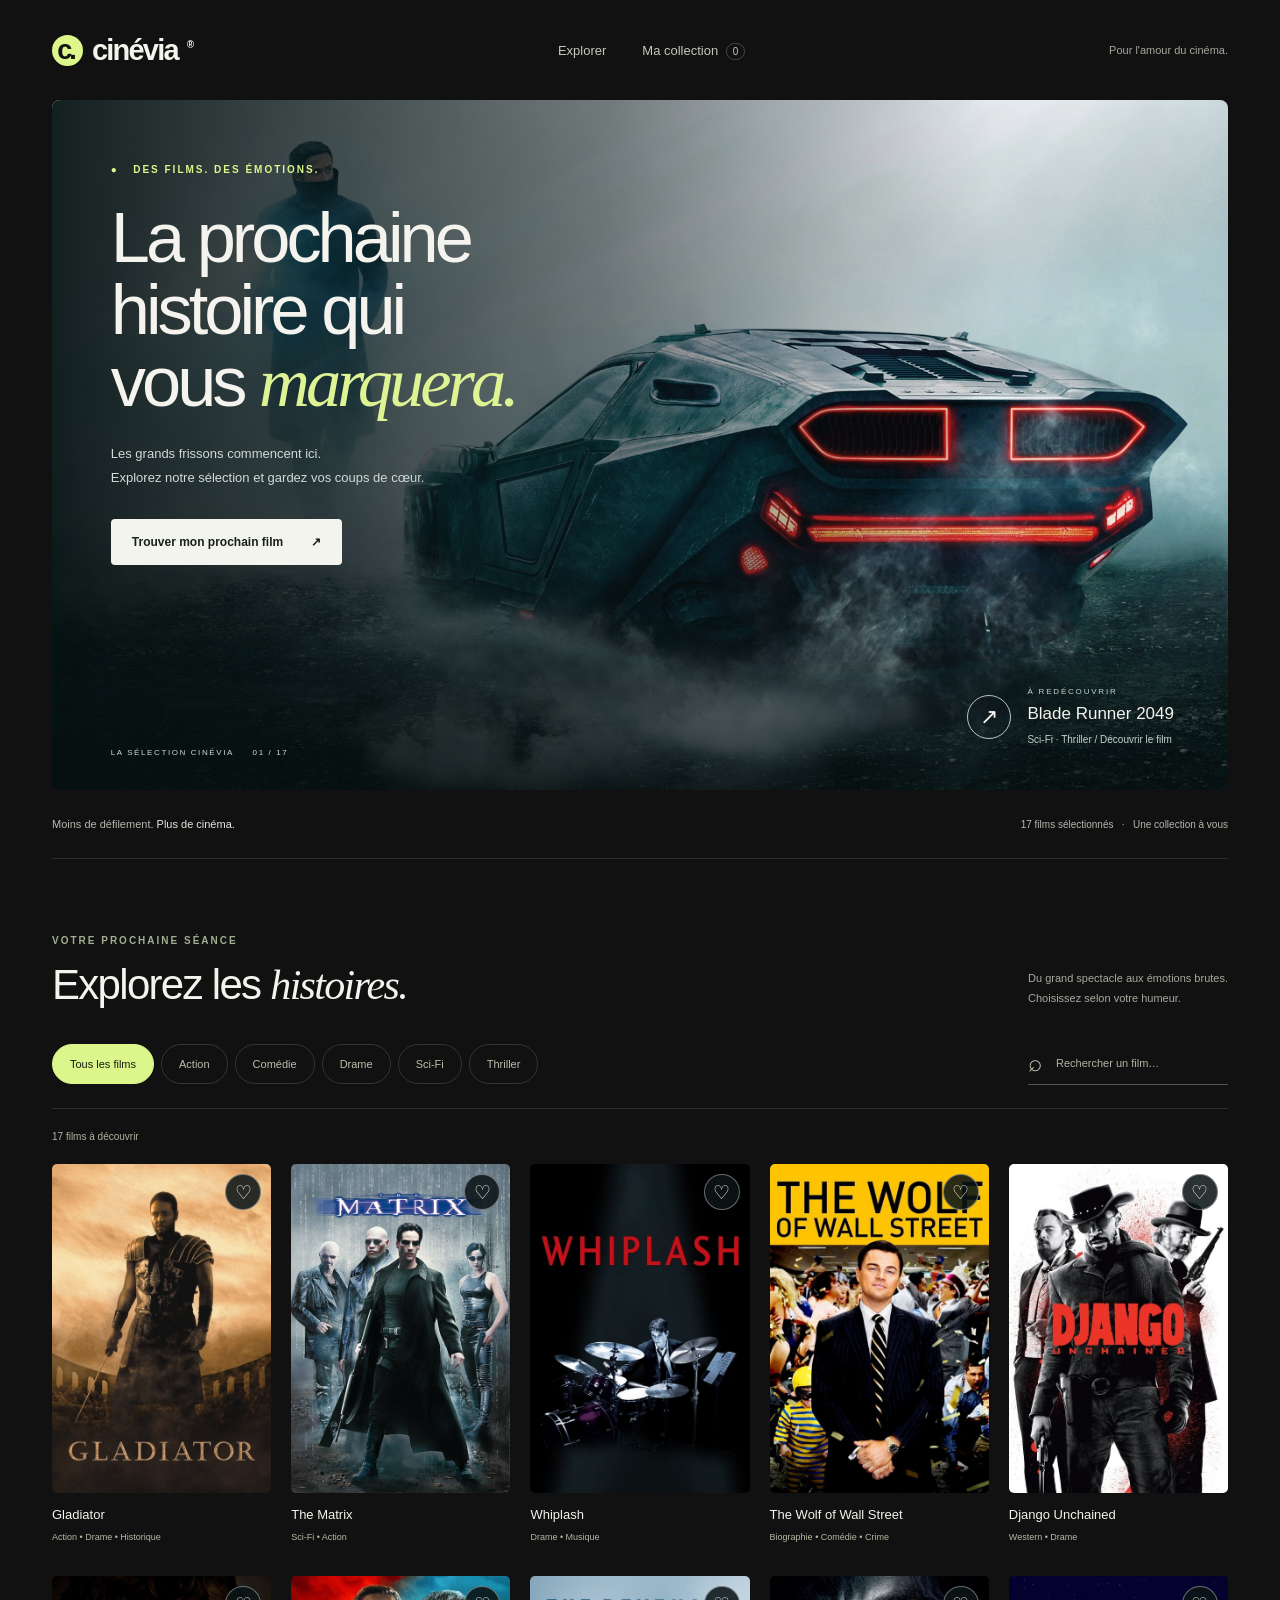
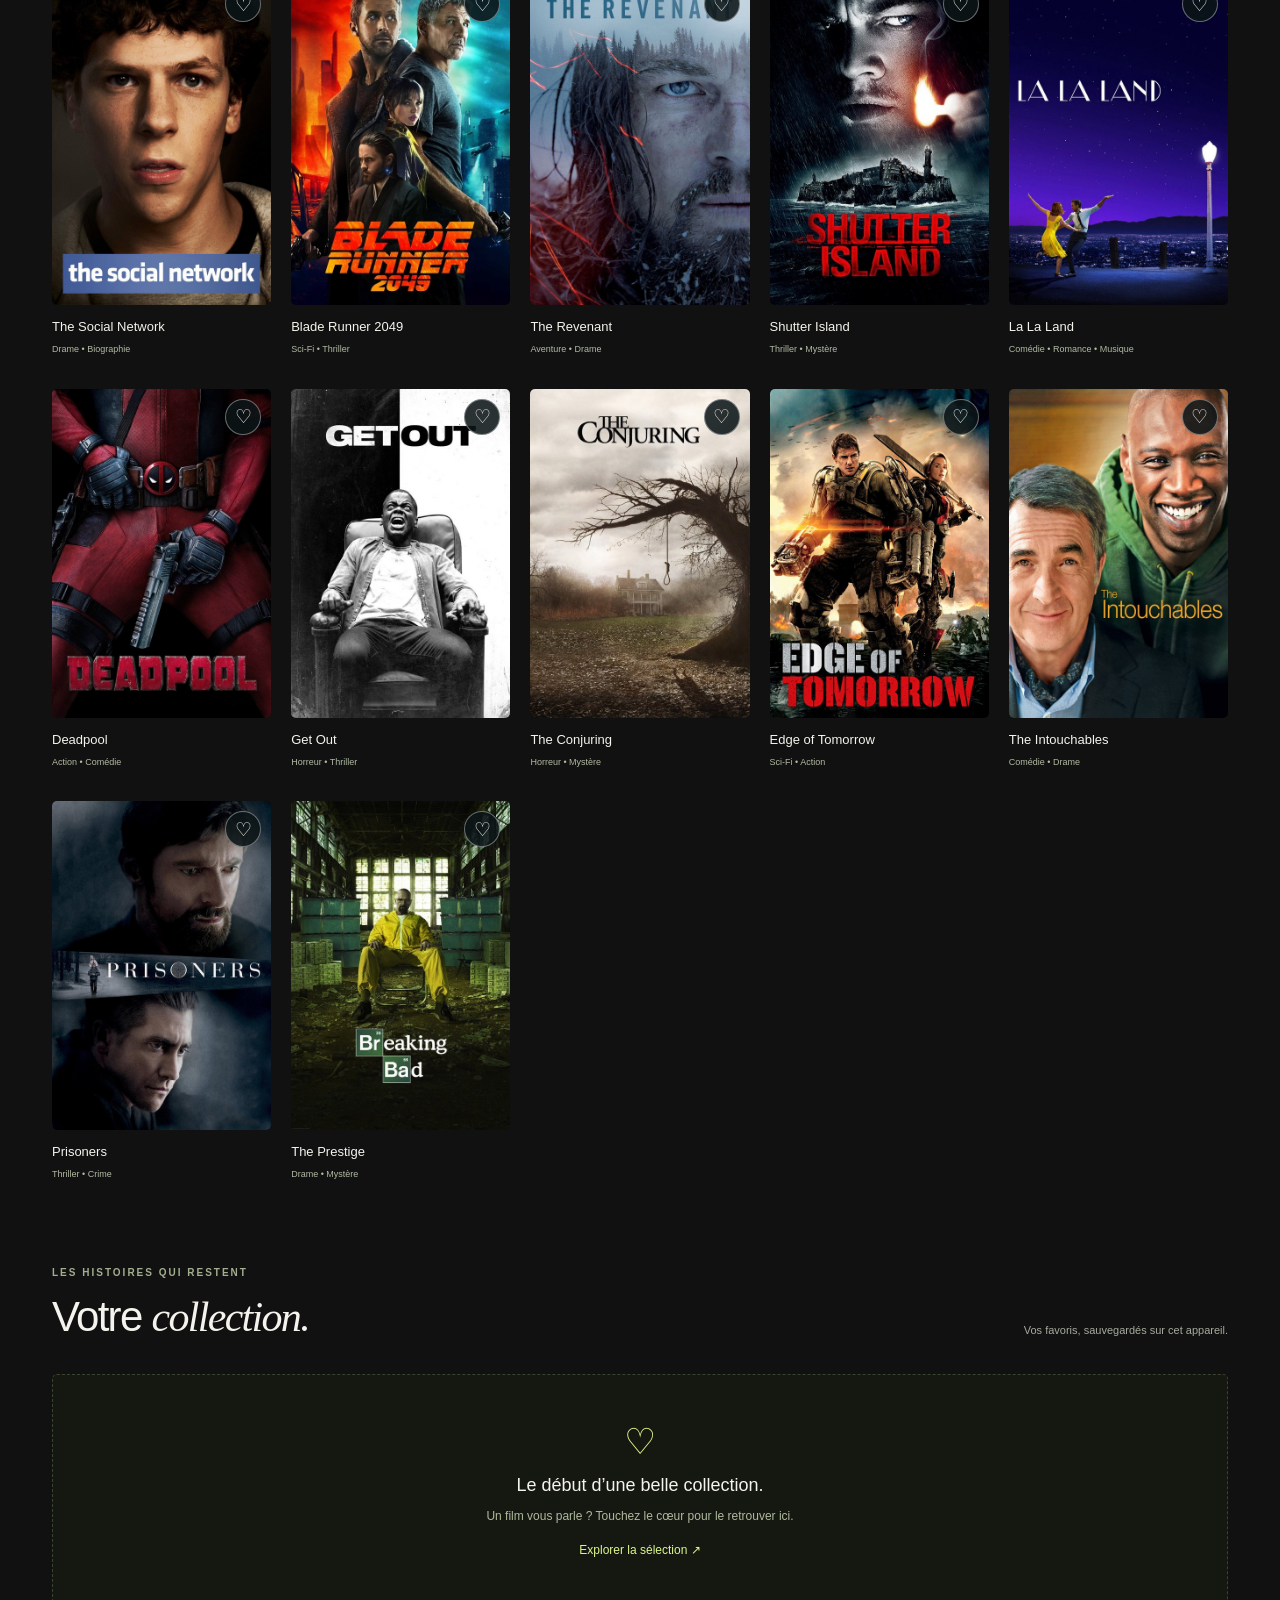
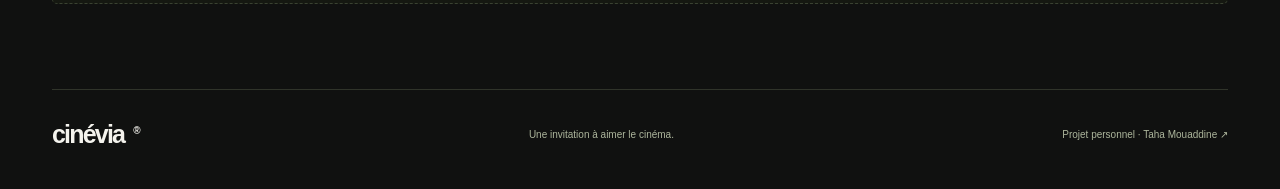
<file: index.html>
<!doctype html>
<html lang="fr">
  <head>
    <meta charset="UTF-8" />
    <meta name="viewport" content="width=device-width,initial-scale=1" />
    <meta name="theme-color" content="#101110" />
    <meta
      name="description"
      content="Cinévia : explorez 17 films et retrouvez vos favoris. Projet personnel de Taha Mouaddine."
    />
    <title>Cinévia — Le cinéma, à votre rythme.</title>
    <link rel="icon" href="favicon.svg" />
    <link rel="stylesheet" href="style.css" />
    <link rel="preload" as="image" href="assets/hero.jpg" />
    <script defer src="films.js"></script>
    <script defer src="script.js"></script>
  </head>
  <body>
    <a class="skip" href="#Explorer">Aller aux films</a>
    <header class="navbar wrap">
      <a class="logo" href="#" aria-label="Cinévia, accueil"
        ><span class="logo-icon">c.</span>cinévia<sup>®</sup></a
      >
      <nav aria-label="Navigation principale">
        <a href="#Explorer">Explorer</a
        ><a href="#fav">Ma collection <span id="fav-count">0</span></a>
      </nav>
      <span class="nav-note">Pour l'amour du cinéma.</span>
    </header>
    <main>
      <section class="hero wrap" aria-labelledby="hero-title">
        <img
          class="hero-image"
          src="assets/hero.jpg"
          alt="K et son véhicule dans la brume de Blade Runner 2049"
          width="1920"
          height="1080"
          fetchpriority="high"
        />
        <div class="hero-shade"></div>
        <div class="hero-content">
          <p class="eyebrow">● &nbsp; DES FILMS. DES ÉMOTIONS.</p>
          <h1 id="hero-title">
            La prochaine<br />histoire qui<br />vous <em>marquera.</em>
          </h1>
          <p class="hero-copy">
            Les grands frissons commencent ici.<br />Explorez notre sélection et
            gardez vos coups de cœur.
          </p>
          <a class="btn light" href="#Explorer"
            >Trouver mon prochain film <span>↗</span></a
          >
        </div>
        <button class="hero-feature" data-details="6">
          <span class="feature-arrow">↗</span
          ><span
            ><small>À REDÉCOUVRIR</small><strong>Blade Runner 2049</strong
            ><span>Sci-Fi · Thriller / Découvrir le film</span></span
          ></button
        ><span class="hero-index"
          >LA SÉLECTION CINÉVIA &nbsp; &nbsp; 01 / 17</span
        >
      </section>
      <div class="intro-strip wrap">
        <span>Moins de défilement. <b>Plus de cinéma.</b></span
        ><span
          >17 films sélectionnés &nbsp; · &nbsp; Une collection à vous</span
        >
      </div>
      <section
        class="catalog wrap"
        id="Explorer"
        aria-labelledby="catalog-title"
      >
        <div class="section-heading">
          <div>
            <p class="eyebrow muted">VOTRE PROCHAINE SÉANCE</p>
            <h2 id="catalog-title">Explorez les <em>histoires.</em></h2>
          </div>
          <p>
            Du grand spectacle aux émotions brutes.<br />Choisissez selon votre
            humeur.
          </p>
        </div>
        <div class="catalog-tools">
          <div class="filters" role="group" aria-label="Filtrer par genre">
            <button aria-pressed="true" data-genre="Tous">Tous les films</button
            ><button aria-pressed="false" data-genre="Action">Action</button
            ><button aria-pressed="false" data-genre="Comédie">Comédie</button
            ><button aria-pressed="false" data-genre="Drame">Drame</button
            ><button aria-pressed="false" data-genre="Sci-Fi">Sci-Fi</button
            ><button aria-pressed="false" data-genre="Thriller">
              Thriller
            </button>
          </div>
          <label class="search-label"
            ><span aria-hidden="true">⌕</span
            ><span class="sr-only">Rechercher un film</span
            ><input
              class="search"
              type="search"
              placeholder="Rechercher un film…"
              maxlength="100"
          /></label>
        </div>
        <div class="results-line">
          <span id="results-count" role="status"></span
          ><button class="text-btn" id="reset" hidden>
            Effacer les filtres ↗
          </button>
        </div>
        <div class="film-grid" id="film-grid"></div>
      </section>
      <section
        class="collection wrap"
        id="fav"
        aria-labelledby="collection-title"
      >
        <div class="section-heading">
          <div>
            <p class="eyebrow muted">LES HISTOIRES QUI RESTENT</p>
            <h2 id="collection-title">Votre <em>collection.</em></h2>
          </div>
          <p>Vos favoris, sauvegardés sur cet appareil.</p>
        </div>
        <div class="film-grid" id="favorite-grid"></div>
      </section>
    </main>
    <footer class="wrap">
      <a class="logo" href="#">cinévia<sup>®</sup></a>
      <p>Une invitation à aimer le cinéma.</p>
      <span
        >Projet personnel ·
        <a
          href="https://github.com/TAHAMOUA/Cinevia/tree/portfolio-polish"
          target="_blank"
          rel="noopener noreferrer"
          >Taha Mouaddine ↗</a
        ></span
      >
    </footer>
    <dialog id="film-dialog" aria-labelledby="modal-title">
      <div class="modal-layout">
        <img id="modal-poster" alt="" width="400" height="600" />
        <div class="modal-info">
          <p class="eyebrow muted">DANS LA SÉLECTION CINÉVIA</p>
          <h2 id="modal-title"></h2>
          <p id="modal-genre"></p>
          <p id="modal-description"></p>
          <button id="modal-favorite" class="btn accent"></button>
          <p class="modal-note">
            Une fiche pour découvrir le film. Aucun streaming proposé.
          </p>
        </div>
        <button class="modal-close" aria-label="Fermer les détails">✕</button>
      </div>
    </dialog>
    <div class="toast" role="status" id="toast"></div>
    <noscript
      ><p class="wrap">
        Activez JavaScript pour explorer les films et enregistrer vos favoris.
      </p></noscript
    >
  </body>
</html>
</file>
<file: style.css>
* {
  box-sizing: border-box;
}
html {
  scroll-behavior: smooth;
  scroll-padding-top: 30px;
}
body {
  margin: 0;
  background: #101110;
  color: #f4f3ed;
  font:
    14px Arial,
    Helvetica,
    sans-serif;
  -webkit-font-smoothing: antialiased;
}
button,
input {
  font: inherit;
}
button {
  cursor: pointer;
  color: inherit;
}
a {
  color: inherit;
  text-decoration: none;
}
button,
a {
  touch-action: manipulation;
  -webkit-tap-highlight-color: transparent;
}
img {
  max-width: 100%;
  display: block;
}
p,
h1,
h2,
h3 {
  margin: 0;
}
button:focus-visible,
a:focus-visible,
input:focus-visible {
  outline: 2px solid #dbf68b;
  outline-offset: 5px;
}
::selection {
  background: #dbf68b;
  color: #101110;
}
.wrap {
  width: calc(100% - 104px);
  max-width: 1440px;
  margin-inline: auto;
}
.sr-only {
  position: absolute;
  width: 1px;
  height: 1px;
  overflow: hidden;
  clip: rect(0, 0, 0, 0);
  white-space: nowrap;
}
.skip {
  position: fixed;
  top: 8px;
  left: 8px;
  transform: translateY(-150%);
  z-index: 20;
  background: #dbf68b;
  color: #111;
  padding: 12px;
}
.skip:focus {
  transform: none;
}
[hidden] {
  display: none !important;
}
.navbar {
  height: 100px;
  display: flex;
  align-items: center;
  justify-content: space-between;
  gap: 30px;
}
.logo {
  font-size: 29px;
  letter-spacing: -1.8px;
  font-weight: 800;
  display: flex;
  align-items: center;
  gap: 9px;
}
.logo-icon {
  display: grid;
  place-content: center;
  background: #dbf68b;
  color: #111;
  border-radius: 50%;
  width: 31px;
  height: 31px;
  font-size: 27px;
  letter-spacing: -3px;
  padding-right: 4px;
}
.logo sup {
  font-size: 10px;
  align-self: flex-start;
  margin-top: 5px;
  letter-spacing: 0;
}
.navbar nav {
  display: flex;
  gap: 36px;
  font-size: 13px;
}
.navbar nav a {
  padding: 12px 0;
  color: #c4c8bb;
}
.navbar nav a:hover {
  color: #dbf68b;
}
#fav-count {
  border: 1px solid #45483d;
  border-radius: 12px;
  padding: 2px 6px;
  margin-left: 4px;
  font-size: 10px;
}
.nav-note {
  font-size: 11px;
  color: #a5a99c;
}
.hero {
  min-height: 610px;
  height: min(690px, 75vw);
  position: relative;
  border-radius: 8px;
  overflow: hidden;
  isolation: isolate;
  background: #223338;
}
.hero-image {
  position: absolute;
  inset: 0;
  width: 100%;
  height: 100%;
  object-fit: cover;
  object-position: 62% center;
  z-index: -3;
}
.hero-shade {
  position: absolute;
  inset: 0;
  background:
    linear-gradient(90deg, #051011ed, #07121485 47%, #07121408 80%),
    linear-gradient(0deg, #060d0eb3, transparent 40%);
  z-index: -2;
}
.hero-content {
  padding: 64px 5%;
  max-width: 680px;
}
.eyebrow {
  font-size: 10px;
  font-weight: 600;
  letter-spacing: 2px;
  color: #dbf68b;
}
.hero h1 {
  font-size: clamp(55px, 5.5vw, 86px);
  line-height: 1.02;
  letter-spacing: -4px;
  font-weight: 500;
  margin: 27px 0 24px;
}
em {
  font-family: Georgia, "Times New Roman", serif;
  font-weight: 400;
}
.hero h1 em {
  color: #def494;
}
.hero-copy {
  font-size: 13px;
  line-height: 1.85;
  color: #d2dad7;
}
.btn {
  display: inline-flex;
  align-items: center;
  justify-content: center;
  gap: 28px;
  border: 0;
  border-radius: 4px;
  padding: 16px 21px;
  font-size: 12px;
  font-weight: 600;
  min-height: 46px;
  transition:
    background 0.25s,
    transform 0.25s;
}
.light {
  color: #18201a;
  background: #f3f4ed;
  margin-top: 28px;
}
.light:hover {
  background: #dbf68b;
}
.accent {
  background: #dbf68b;
  color: #111;
}
.btn:hover {
  transform: translateY(-2px);
}
.hero-feature {
  position: absolute;
  bottom: 37px;
  right: 4%;
  text-align: left;
  display: flex;
  gap: 16px;
  align-items: center;
  background: none;
  border: 0;
  padding: 7px;
}
.feature-arrow {
  width: 44px;
  height: 44px;
  border: 1px solid #b4c6bf;
  border-radius: 50%;
  display: grid;
  place-content: center;
  font-size: 22px;
  transition: 0.25s;
}
.hero-feature small {
  display: block;
  font-size: 8px;
  letter-spacing: 1.8px;
  color: #c4d1cb;
  margin-bottom: 8px;
}
.hero-feature strong {
  display: block;
  font-size: 17px;
  font-weight: 500;
  margin-bottom: 6px;
}
.hero-feature span span {
  font-size: 10px;
  color: #c4d1cb;
}
.hero-feature:hover .feature-arrow {
  background: #dbf68b;
  color: #111;
}
.hero-index {
  position: absolute;
  bottom: 33px;
  left: 5%;
  font-size: 8px;
  letter-spacing: 1.6px;
  color: #ced9d3;
}
.intro-strip {
  display: flex;
  justify-content: space-between;
  align-items: center;
  padding-block: 28px;
  border-bottom: 1px solid #2c2f28;
  color: #b5b8ad;
  font-size: 11px;
}
.intro-strip b {
  color: #e7e9df;
  font-weight: 400;
}
.intro-strip > span:last-child {
  font-size: 10px;
}
.catalog {
  padding-top: 76px;
}
.section-heading {
  display: flex;
  justify-content: space-between;
  align-items: flex-end;
  gap: 24px;
  margin-bottom: 33px;
}
.muted {
  color: #a3ae91;
}
.section-heading h2 {
  font-size: 42px;
  font-weight: 400;
  letter-spacing: -1.7px;
  margin-top: 15px;
}
.section-heading > p {
  font-size: 11px;
  line-height: 1.8;
  color: #a7ab9f;
}
.catalog-tools {
  display: flex;
  justify-content: space-between;
  gap: 20px;
  align-items: center;
  border-bottom: 1px solid #2c2f28;
  padding-bottom: 23px;
}
.filters {
  display: flex;
  gap: 7px;
  flex-wrap: wrap;
}
.filters button {
  font-size: 11px;
  border: 1px solid #34372e;
  border-radius: 30px;
  background: transparent;
  padding: 10px 17px;
  min-height: 40px;
  color: #b8c0ab;
  transition: 0.2s;
}
.filters button:hover {
  border-color: #dbf68b;
  color: #dbf68b;
}
.filters button[aria-pressed="true"] {
  background: #dbf68b;
  color: #171b10;
  border-color: #dbf68b;
}
.search-label {
  display: flex;
  align-items: center;
  gap: 10px;
  color: #b9c2ac;
  border-bottom: 1px solid #53594a;
  padding: 9px 0;
  min-width: 200px;
}
.search-label > span:first-child {
  font-size: 24px;
  line-height: 1;
}
.search {
  background: none;
  border: 0;
  color: #fff;
  width: 100%;
  min-width: 0;
  font-size: 11px;
  padding: 4px;
}
.search::placeholder {
  color: #b1b7a6;
}
.results-line {
  display: flex;
  justify-content: space-between;
  align-items: center;
  height: 55px;
  font-size: 10px;
  color: #aeb6a2;
}
.text-btn {
  background: none;
  border: 0;
  font-size: 11px;
  text-decoration: underline;
  text-underline-offset: 4px;
  min-height: 40px;
}
.film-grid {
  display: grid;
  grid-template-columns: repeat(5, minmax(0, 1fr));
  gap: 32px 20px;
}
.film-card {
  min-width: 0;
  position: relative;
  animation: enter 0.55s both;
  animation-delay: var(--delay, 0ms);
}
.poster-wrap {
  position: relative;
  aspect-ratio: 2/3;
  overflow: hidden;
  border-radius: 5px;
  background: #272d24;
}
.poster-wrap img {
  width: 100%;
  height: 100%;
  object-fit: cover;
  transition:
    transform 0.6s cubic-bezier(0.2, 0.7, 0.2, 1),
    filter 0.4s;
}
.poster-button {
  display: block;
  border: 0;
  padding: 0;
  width: 100%;
  height: 100%;
  background: transparent;
}
.poster-button:focus-visible {
  outline-offset: -5px;
}
.poster-cta {
  position: absolute;
  left: 0;
  right: 0;
  bottom: 0;
  padding: 35px 14px 17px;
  background: linear-gradient(transparent, #000c);
  text-align: left;
  display: flex;
  justify-content: space-between;
  align-items: center;
  font-size: 11px;
  opacity: 0;
  transform: translateY(10px);
  transition: 0.25s;
  pointer-events: none;
}
.film-card:hover img,
.film-card:focus-within img {
  transform: scale(1.045);
  filter: brightness(0.8);
}
.film-card:hover .poster-cta,
.film-card:focus-within .poster-cta {
  opacity: 1;
  transform: none;
}
.favorite-btn {
  position: absolute;
  right: 10px;
  top: 10px;
  border: 1px solid #ffffff60;
  background: #0c1517df;
  border-radius: 50%;
  width: 36px;
  height: 36px;
  font-size: 19px;
  display: grid;
  place-content: center;
}
.favorite-btn[aria-pressed="true"] {
  background: #dbf68b;
  color: #17200c;
  border-color: #dbf68b;
}
.favorite-btn:hover {
  border-color: #dbf68b;
}
.card-info {
  padding-top: 13px;
}
.card-info h3 {
  font-size: 13px;
  line-height: 1.4;
  font-weight: 500;
}
.card-info p {
  font-size: 9px;
  line-height: 1.6;
  color: #b2bba5;
  margin-top: 6px;
}
.empty {
  grid-column: 1/-1;
  padding: 46px 24px;
  text-align: center;
  border: 1px dashed #3a4231;
  border-radius: 5px;
  background: #151811;
}
.empty-symbol {
  font: 36px Georgia;
  color: #dbf68b;
  margin-bottom: 12px;
}
.empty h3 {
  font-size: 18px;
  font-weight: 400;
}
.empty p {
  font-size: 12px;
  line-height: 1.8;
  color: #b0b99f;
  margin-top: 10px;
}
.empty a {
  display: inline-block;
  font-size: 12px;
  margin-top: 16px;
  color: #dbf68b;
}
.collection {
  padding-block: 85px;
}
footer {
  border-top: 1px solid #30342a;
  padding-block: 30px 40px;
  display: flex;
  align-items: center;
  justify-content: space-between;
  gap: 20px;
}
footer .logo {
  font-size: 25px;
}
footer p,
footer > span {
  font-size: 10px;
  color: #adb69c;
}
footer a:hover {
  color: #dbf68b;
}
dialog {
  padding: 0;
  width: min(760px, calc(100% - 32px));
  border: 1px solid #4c5540;
  border-radius: 9px;
  background: #191d16;
  color: #f4f3ed;
  max-height: 90dvh;
}
dialog::backdrop {
  background: #030704c9;
  backdrop-filter: blur(7px);
}
.modal-layout {
  display: grid;
  grid-template-columns: 38% 1fr;
  position: relative;
}
.modal-layout > img {
  width: 100%;
  height: 100%;
  min-height: 390px;
  object-fit: cover;
}
.modal-info {
  padding: 50px 32px 32px;
}
.modal-info h2 {
  font: 36px/1.08 Georgia;
  margin: 24px 0 12px;
}
.modal-info > p {
  font-size: 12px;
  line-height: 1.8;
  color: #bbc3ad;
}
#modal-genre {
  color: #dbf68b;
  font-size: 11px;
}
#modal-description {
  margin: 20px 0 24px;
}
.modal-info .modal-note {
  font-size: 9px;
  margin-top: 18px;
  color: #b6c0a5;
}
.modal-close {
  position: absolute;
  right: 10px;
  top: 10px;
  width: 36px;
  height: 36px;
  border-radius: 50%;
  background: #20291b;
  border: 1px solid #566147;
}
.toast {
  position: fixed;
  left: 50%;
  bottom: 26px;
  transform: translate(-50%, 20px);
  background: #dbf68b;
  color: #141c0c;
  border-radius: 6px;
  padding: 14px 20px;
  font-size: 12px;
  z-index: 30;
  opacity: 0;
  pointer-events: none;
  transition: 0.25s;
  max-width: calc(100% - 30px);
  text-align: center;
}
.toast.show {
  opacity: 1;
  transform: translate(-50%, 0);
}
@keyframes enter {
  from {
    opacity: 0;
    transform: translateY(22px);
  }
  to {
    opacity: 1;
    transform: none;
  }
}
.hero-content > * {
  animation: enter 0.8s both;
}
.hero-content h1 {
  animation-delay: 0.12s;
}
.hero-copy {
  animation-delay: 0.22s;
}
.hero-content > .btn {
  animation-delay: 0.32s;
}
.reveal-ready {
  opacity: 0;
  transform: translateY(22px);
  transition:
    opacity 0.65s,
    transform 0.65s;
}
.reveal-ready.revealed {
  opacity: 1;
  transform: none;
}
dialog[open] {
  animation: enter 0.3s both;
}
@media (max-width: 1100px) {
  .wrap {
    width: calc(100% - 64px);
  }
  .film-grid {
    grid-template-columns: repeat(4, minmax(0, 1fr));
  }
  .catalog-tools {
    align-items: stretch;
    flex-direction: column;
  }
  .search-label {
    max-width: 310px;
  }
  .hero h1 {
    font-size: 66px;
  }
  .nav-note {
    display: none;
  }
  .hero-content {
    padding-top: 58px;
  }
  .hero-feature {
    right: 24px;
    bottom: 24px;
  }
  .hero-index {
    bottom: 28px;
  }
}
@media (max-width: 700px) {
  .wrap {
    width: calc(100% - 36px);
  }
  .navbar {
    height: 78px;
    gap: 12px;
  }
  .logo {
    font-size: 24px;
  }
  .logo-icon {
    width: 26px;
    height: 26px;
    font-size: 23px;
  }
  .navbar nav {
    gap: 18px;
    font-size: 11px;
  }
  .hero {
    height: 650px;
    min-height: 0;
    border-radius: 5px;
  }
  .hero-image {
    object-position: 63% center;
  }
  .hero-content {
    padding: 40px 24px;
  }
  .hero h1 {
    font-size: clamp(40px, 12.5vw, 55px);
    letter-spacing: -2.8px;
    margin-top: 30px;
  }
  .hero-copy {
    font-size: 12px;
    max-width: 260px;
  }
  .hero-shade {
    background:
      linear-gradient(90deg, #071214dc, #07121455),
      linear-gradient(0deg, #071214cf, transparent 80%);
  }
  .hero-feature {
    bottom: 27px;
    left: 22px;
    right: auto;
  }
  .hero-index {
    display: none;
  }
  .hero-feature strong {
    font-size: 16px;
  }
  .eyebrow {
    font-size: 8px;
    letter-spacing: 1.5px;
  }
  .intro-strip {
    padding: 22px 0;
    font-size: 10px;
  }
  .intro-strip > span:last-child {
    display: none;
  }
  .catalog {
    padding-top: 48px;
  }
  .section-heading {
    align-items: flex-start;
    flex-direction: column;
    gap: 15px;
    margin-bottom: 25px;
  }
  .section-heading h2 {
    font-size: 35px;
  }
  .filters button {
    font-size: 10px;
    padding: 9px 14px;
  }
  .search-label {
    max-width: none;
  }
  .film-grid {
    grid-template-columns: repeat(2, minmax(0, 1fr));
    gap: 26px 13px;
  }
  .card-info h3 {
    font-size: 12px;
  }
  .favorite-btn {
    width: 36px;
    height: 36px;
    right: 8px;
    top: 8px;
  }
  .poster-cta {
    opacity: 1;
    transform: none;
    font-size: 10px;
    padding: 30px 10px 12px;
  }
  .collection {
    padding-block: 55px;
  }
  footer {
    align-items: flex-start;
    flex-wrap: wrap;
  }
  footer p {
    display: none;
  }
  footer > span {
    font-size: 9px;
    padding-top: 8px;
  }
  .modal-layout {
    grid-template-columns: 1fr;
  }
  .modal-layout > img {
    height: 200px;
    min-height: 0;
    object-fit: cover;
    object-position: 50% 20%;
  }
  .modal-info {
    padding: 25px;
  }
  .modal-info h2 {
    font-size: 30px;
    margin-top: 18px;
  }
}
@media (prefers-reduced-motion: reduce) {
  html {
    scroll-behavior: auto;
  }
  *,
  *::before,
  *::after {
    animation: none !important;
    transition: none !important;
  }
  .reveal-ready {
    opacity: 1;
    transform: none;
  }
  .poster-cta {
    transform: none;
  }
}
</file>
